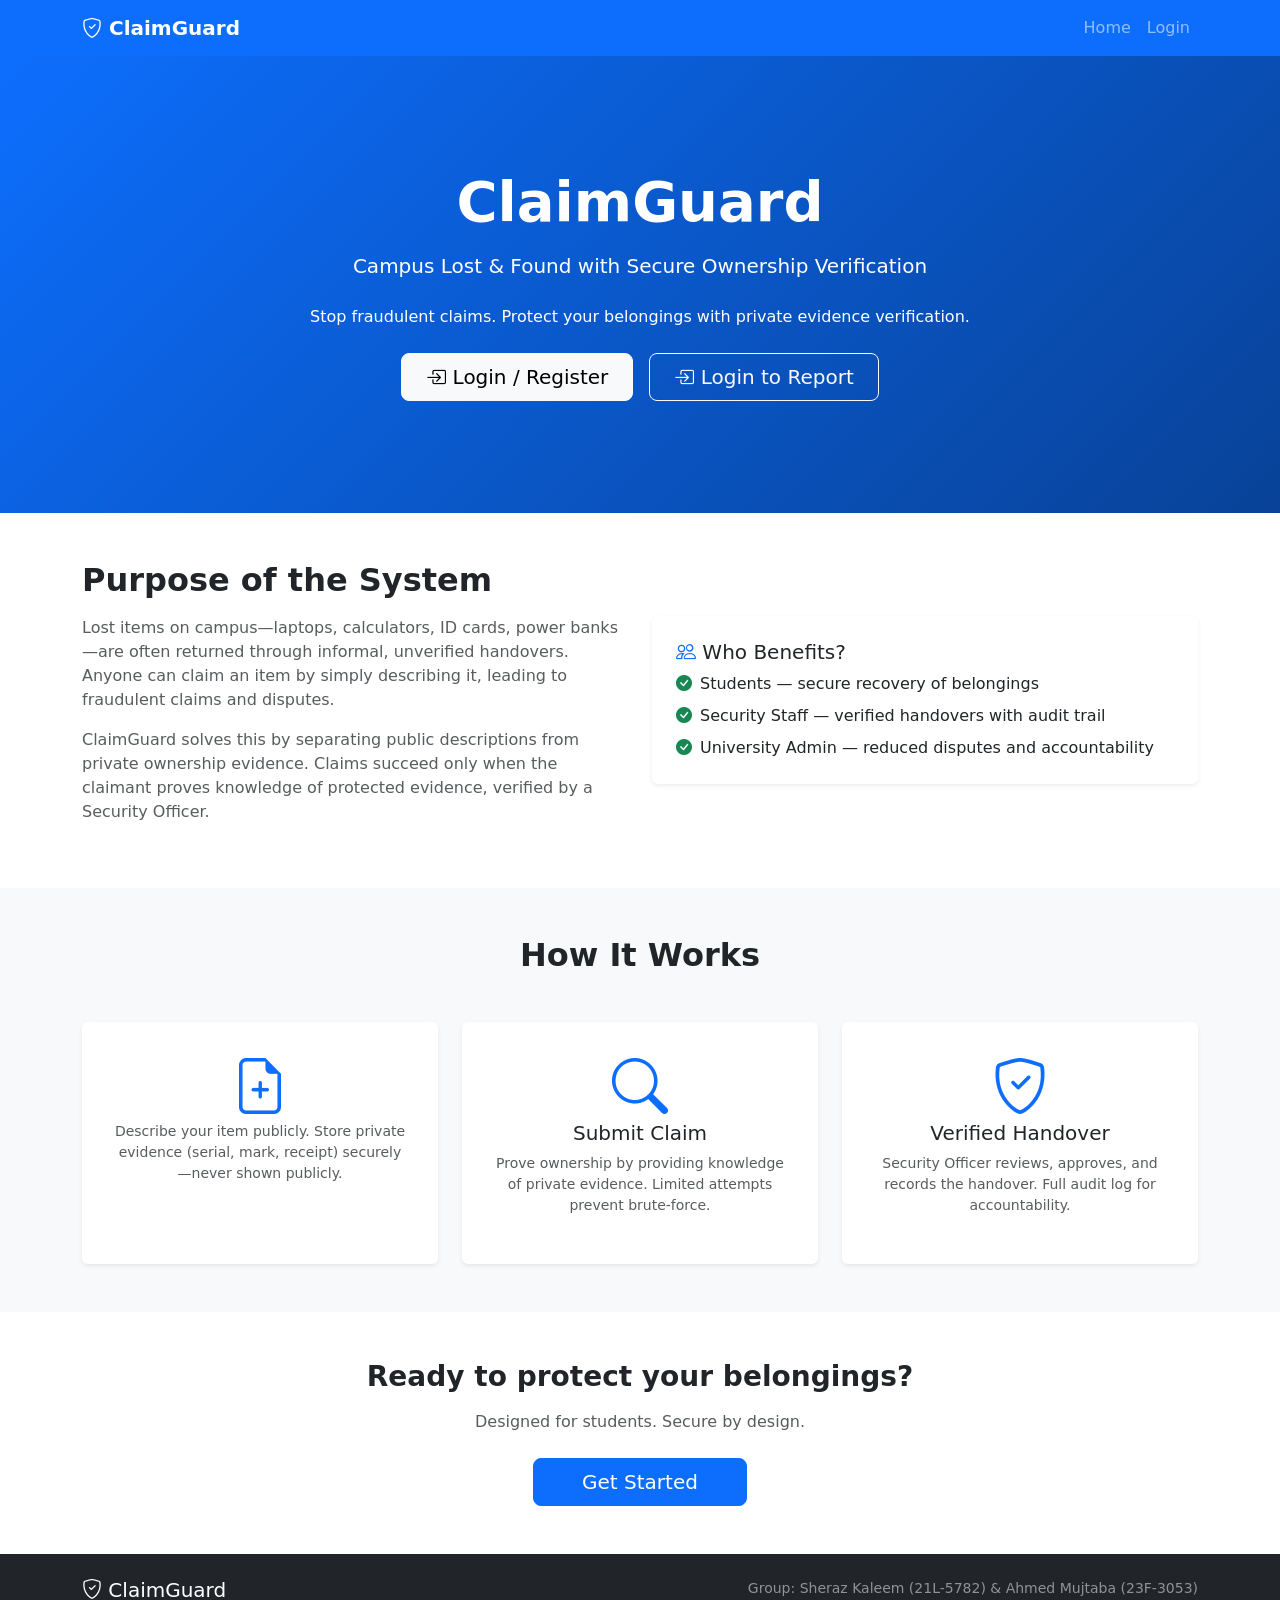
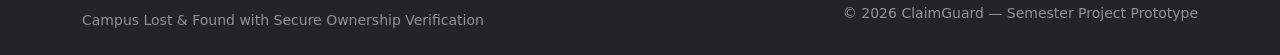
<file: index.html>
<!DOCTYPE html>
<html lang="en">
<head>
    <meta charset="UTF-8">
    <meta name="viewport" content="width=device-width, initial-scale=1.0">
    <title>ClaimGuard - Campus Lost & Found</title>
    <link href="https://cdn.jsdelivr.net/npm/bootstrap@5.3.3/dist/css/bootstrap.min.css" rel="stylesheet">
    <link rel="stylesheet" href="https://cdn.jsdelivr.net/npm/bootstrap-icons@1.11.3/font/bootstrap-icons.min.css">
    <link rel="stylesheet" href="css/styles.css">
</head>
<body>
    <!-- Navbar -->
    <nav class="navbar navbar-expand-lg navbar-dark bg-primary sticky-top">
        <div class="container">
            <a class="navbar-brand fw-bold" href="index.html">
                <i class="bi bi-shield-check"></i> ClaimGuard
            </a>
            <button class="navbar-toggler" type="button" data-bs-toggle="collapse" data-bs-target="#navbarNav">
                <span class="navbar-toggler-icon"></span>
            </button>
            <div class="collapse navbar-collapse" id="navbarNav">
                <ul class="navbar-nav ms-auto" id="dynamicNav">
                    <li class="nav-item"><a class="nav-link active" href="index.html">Home</a></li>
                    <li class="nav-item"><a class="nav-link" href="login.html">Login</a></li>
                </ul>
            </div>
        </div>
    </nav>

    <!-- Hero Section -->
    <header class="hero-section text-white text-center">
        <div class="container py-5">
            <h1 class="display-4 fw-bold mb-3">ClaimGuard</h1>
            <p class="lead mb-4">Campus Lost & Found with Secure Ownership Verification</p>
            <p class="mb-4">Stop fraudulent claims. Protect your belongings with private evidence verification.</p>
            <div class="d-flex justify-content-center gap-3 flex-wrap">
                <a href="login.html" class="btn btn-light btn-lg px-4">
                    <i class="bi bi-box-arrow-in-right"></i> Login / Register
                </a>
                <a href="login.html" class="btn btn-outline-light btn-lg px-4">
                    <i class="bi bi-box-arrow-in-right"></i> Login to Report
                </a>
            </div>
        </div>
    </header>

    <!-- Purpose Section -->
    <section class="py-5">
        <div class="container">
            <div class="row align-items-center">
                <div class="col-lg-6 mb-4 mb-lg-0">
                    <h2 class="fw-bold mb-3">Purpose of the System</h2>
                    <p class="text-muted">Lost items on campus—laptops, calculators, ID cards, power banks—are often returned through informal, unverified handovers. Anyone can claim an item by simply describing it, leading to fraudulent claims and disputes.</p>
                    <p class="text-muted">ClaimGuard solves this by separating public descriptions from private ownership evidence. Claims succeed only when the claimant proves knowledge of protected evidence, verified by a Security Officer.</p>
                </div>
                <div class="col-lg-6">
                    <div class="card border-0 shadow-sm">
                        <div class="card-body p-4">
                            <h5 class="card-title"><i class="bi bi-people text-primary"></i> Who Benefits?</h5>
                            <ul class="list-unstyled mb-0">
                                <li class="mb-2"><i class="bi bi-check-circle-fill text-success me-2"></i>Students — secure recovery of belongings</li>
                                <li class="mb-2"><i class="bi bi-check-circle-fill text-success me-2"></i>Security Staff — verified handovers with audit trail</li>
                                <li><i class="bi bi-check-circle-fill text-success me-2"></i>University Admin — reduced disputes and accountability</li>
                            </ul>
                        </div>
                    </div>
                </div>
            </div>
        </div>
    </section>

    <!-- Features -->
    <section class="py-5 bg-light">
        <div class="container">
            <h2 class="text-center fw-bold mb-5">How It Works</h2>
            <div class="row g-4">
                <div class="col-md-4">
                    <div class="card h-100 border-0 shadow-sm text-center p-3">
                        <div class="card-body">
                            <i class="bi bi-file-earmark-plus display-4 text-primary mb-3"></i>
                            <p class="text-muted small">Describe your item publicly. Store private evidence (serial, mark, receipt) securely—never shown publicly.</p>
                        </div>
                    </div>
                </div>
                <div class="col-md-4">
                    <div class="card h-100 border-0 shadow-sm text-center p-3">
                        <div class="card-body">
                            <i class="bi bi-search display-4 text-primary mb-3"></i>
                            <h5>Submit Claim</h5>
                            <p class="text-muted small">Prove ownership by providing knowledge of private evidence. Limited attempts prevent brute-force.</p>
                        </div>
                    </div>
                </div>
                <div class="col-md-4">
                    <div class="card h-100 border-0 shadow-sm text-center p-3">
                        <div class="card-body">
                            <i class="bi bi-shield-check display-4 text-primary mb-3"></i>
                            <h5>Verified Handover</h5>
                            <p class="text-muted small">Security Officer reviews, approves, and records the handover. Full audit log for accountability.</p>
                        </div>
                    </div>
                </div>
            </div>
        </div>
    </section>

    <!-- CTA -->
    <section class="py-5 text-center">
        <div class="container">
            <h3 class="fw-bold mb-3">Ready to protect your belongings?</h3>
            <p class="text-muted mb-4">Designed for students. Secure by design.</p>
            <a href="login.html" class="btn btn-primary btn-lg px-5">Get Started</a>
        </div>
    </section>

    <!-- Footer -->
    <footer class="bg-dark text-white py-4">
        <div class="container">
            <div class="row">
                <div class="col-md-6 mb-3 mb-md-0">
                    <h5><i class="bi bi-shield-check"></i> ClaimGuard</h5>
                    <p class="small text-white-50 mb-0">Campus Lost & Found with Secure Ownership Verification</p>
                </div>
                <div class="col-md-6 text-md-end">
                    <p class="small text-white-50 mb-1">Group: Sheraz Kaleem (21L-5782) & Ahmed Mujtaba (23F-3053)</p>
                    <p class="small text-white-50 mb-0">&copy; 2026 ClaimGuard — Semester Project Prototype</p>
                </div>
            </div>
        </div>
    </footer>

    <script src="https://cdn.jsdelivr.net/npm/bootstrap@5.3.3/dist/js/bootstrap.bundle.min.js"></script>
    <script src="js/script.js"></script>
</body>
</html>
</file>
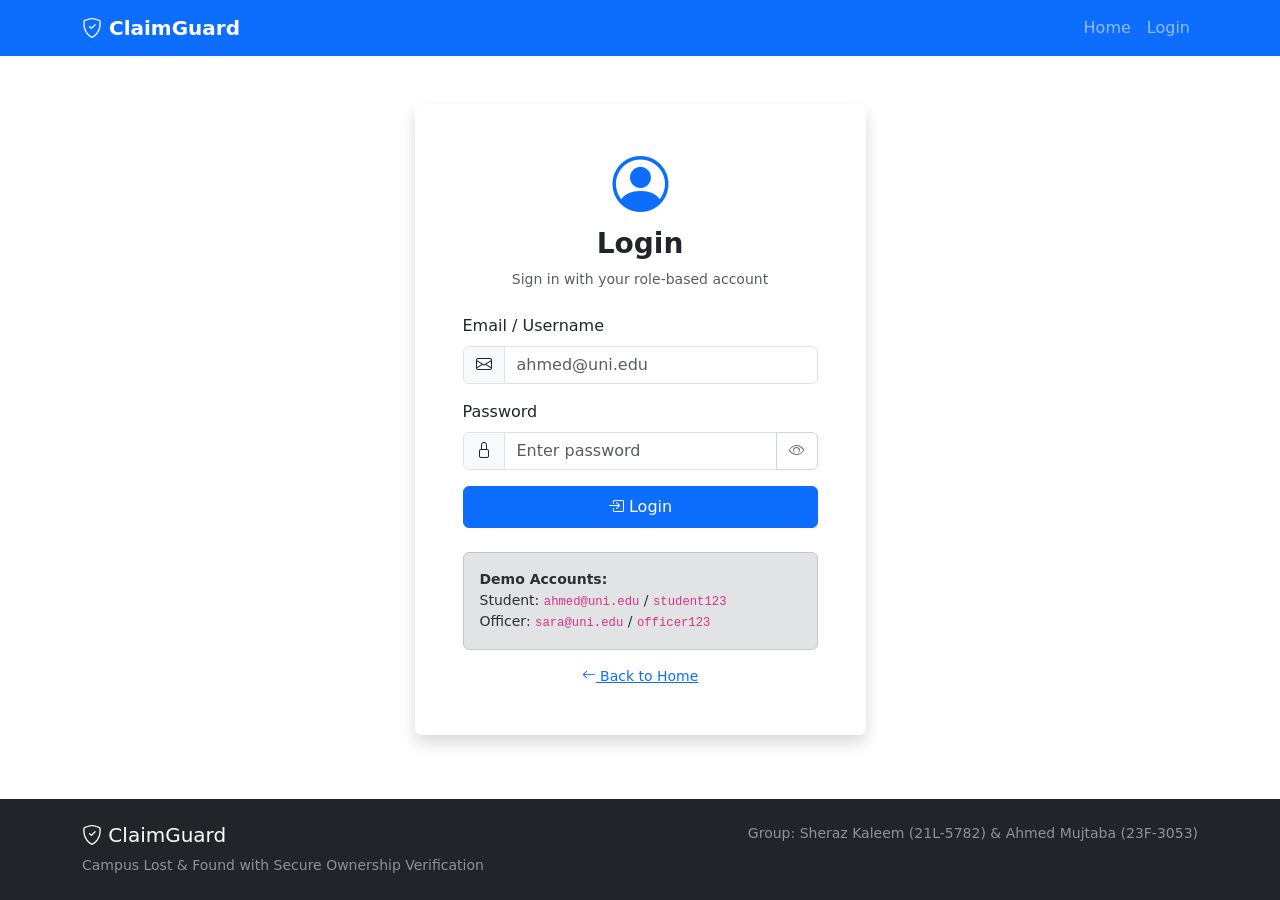
<file: login.html>
<!DOCTYPE html>
<html lang="en">
<head>
    <meta charset="UTF-8">
    <meta name="viewport" content="width=device-width, initial-scale=1.0">
    <title>Login - ClaimGuard</title>
    <link href="https://cdn.jsdelivr.net/npm/bootstrap@5.3.3/dist/css/bootstrap.min.css" rel="stylesheet">
    <link rel="stylesheet" href="https://cdn.jsdelivr.net/npm/bootstrap-icons@1.11.3/font/bootstrap-icons.min.css">
    <link rel="stylesheet" href="css/styles.css">
</head>
<body>
    <nav class="navbar navbar-expand-lg navbar-dark bg-primary sticky-top">
        <div class="container">
            <a class="navbar-brand fw-bold" href="index.html">
                <i class="bi bi-shield-check"></i> ClaimGuard
            </a>
            <button class="navbar-toggler" type="button" data-bs-toggle="collapse" data-bs-target="#navbarNav">
                <span class="navbar-toggler-icon"></span>
            </button>
            <div class="collapse navbar-collapse" id="navbarNav">
                <ul class="navbar-nav ms-auto" id="dynamicNav">
                    <li class="nav-item"><a class="nav-link" href="index.html">Home</a></li>
                    <li class="nav-item"><a class="nav-link active" href="login.html">Login</a></li>
                </ul>
            </div>
        </div>
    </nav>

    <div class="container py-5">
        <div class="row justify-content-center">
            <div class="col-md-6 col-lg-5">
                <div class="card border-0 shadow">
                    <div class="card-body p-4 p-md-5">
                        <div class="text-center mb-4">
                            <i class="bi bi-person-circle display-4 text-primary"></i>
                            <h3 class="fw-bold mt-2">Login</h3>
                            <p class="text-muted small">Sign in with your role-based account</p>
                        </div>

                        <form id="loginForm" novalidate>
                            <div class="mb-3">
                                <label for="email" class="form-label">Email / Username</label>
                                <div class="input-group">
                                    <span class="input-group-text"><i class="bi bi-envelope"></i></span>
                                    <input type="email" class="form-control" id="email" placeholder="ahmed@uni.edu" required>
                                </div>
                                <div class="invalid-feedback">Please enter a valid email.</div>
                            </div>

                            <div class="mb-3">
                                <label for="password" class="form-label">Password</label>
                                <div class="input-group">
                                    <span class="input-group-text"><i class="bi bi-lock"></i></span>
                                    <input type="password" class="form-control" id="password" placeholder="Enter password" required minlength="6">
                                    <button class="btn btn-outline-secondary" type="button" id="togglePassword" title="Show/Hide password">
                                        <i class="bi bi-eye" id="eyeIcon"></i>
                                    </button>
                                </div>
                                <div class="invalid-feedback">Password is required.</div>
                            </div>

                            <div id="loginAlert" class="alert d-none" role="alert"></div>

                            <button type="submit" class="btn btn-primary w-100 py-2">
                                <i class="bi bi-box-arrow-in-right"></i> Login
                            </button>
                        </form>

                        <div class="alert alert-secondary mt-4 small" id="demoHint">
                            <!-- Filled by JS -->
                        </div>

                        <p class="text-center small text-muted mt-3 mb-0">
                            <a href="index.html"><i class="bi bi-arrow-left"></i> Back to Home</a>
                        </p>
                    </div>
                </div>
            </div>
        </div>
    </div>

    <footer class="bg-dark text-white py-4 mt-auto">
        <div class="container">
            <div class="row">
                <div class="col-md-6">
                    <h5><i class="bi bi-shield-check"></i> ClaimGuard</h5>
                    <p class="small text-white-50 mb-0">Campus Lost & Found with Secure Ownership Verification</p>
                </div>
                <div class="col-md-6 text-md-end">
                    <p class="small text-white-50 mb-0">Group: Sheraz Kaleem (21L-5782) & Ahmed Mujtaba (23F-3053)</p>
                </div>
            </div>
        </div>
    </footer>

    <script src="https://cdn.jsdelivr.net/npm/bootstrap@5.3.3/dist/js/bootstrap.bundle.min.js"></script>
    <script src="js/script.js"></script>
</body>
</html>
</file>
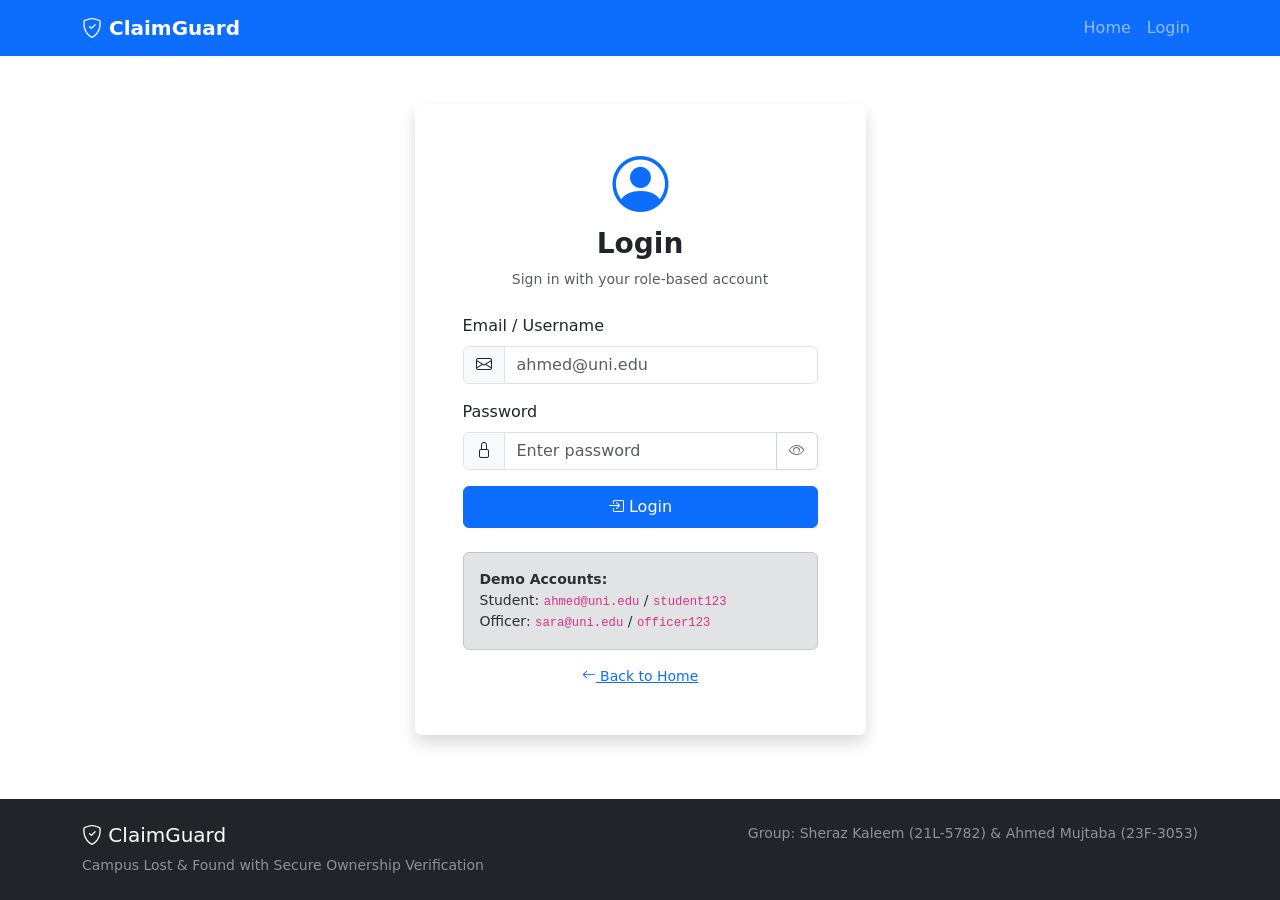
<file: officer-dashboard.html>
<!DOCTYPE html>
<html lang="en">
<head>
    <meta charset="UTF-8">
    <meta name="viewport" content="width=device-width, initial-scale=1.0">
    <title>Security Officer Dashboard - ClaimGuard</title>
    <link href="https://cdn.jsdelivr.net/npm/bootstrap@5.3.3/dist/css/bootstrap.min.css" rel="stylesheet">
    <link rel="stylesheet" href="https://cdn.jsdelivr.net/npm/bootstrap-icons@1.11.3/font/bootstrap-icons.min.css">
    <link rel="stylesheet" href="css/styles.css">
</head>
<body>
    <nav class="navbar navbar-expand-lg navbar-dark bg-primary sticky-top">
        <div class="container">
            <a class="navbar-brand fw-bold" href="index.html">
                <i class="bi bi-shield-check"></i> ClaimGuard
            </a>
            <button class="navbar-toggler" type="button" data-bs-toggle="collapse" data-bs-target="#navbarNav">
                <span class="navbar-toggler-icon"></span>
            </button>
            <div class="collapse navbar-collapse" id="navbarNav">
                <ul class="navbar-nav ms-auto" id="dynamicNav"></ul>
            </div>
        </div>
    </nav>

    <div class="container py-5" id="officerDashboard">
        <div class="d-flex justify-content-between align-items-center mb-4">
            <div>
                <h2 class="fw-bold mb-1">Security Officer Dashboard</h2>
                <p class="text-muted mb-0">Welcome, <strong id="welcomeName">Officer</strong> | Badge: <span id="userBadge">—</span></p>
            </div>
            <button class="btn btn-outline-danger" id="btnLogout">
                <i class="bi bi-box-arrow-right"></i> Logout
            </button>
        </div>

        <div class="alert alert-warning small">
            <i class="bi bi-shield-lock"></i> You are logged in as <strong>Security Officer</strong>. 
            You can review private ownership evidence, approve/reject claims, and record handovers. These actions are restricted to your role.
        </div>

        <!-- Functions summary -->
        <div class="row g-3 mb-4">
            <div class="col-md-4">
                <div class="card border-0 bg-light text-center p-3">
                    <i class="bi bi-hourglass-split text-warning fs-3"></i>
                    <div class="fw-bold">View Pending Claims</div>
                    <small class="text-muted">Review submitted claims</small>
                </div>
            </div>
            <div class="col-md-4">
                <div class="card border-0 bg-light text-center p-3">
                    <i class="bi bi-check2-square text-success fs-3"></i>
                    <div class="fw-bold">Approve / Reject Claims</div>
                    <small class="text-muted">Restricted function</small>
                </div>
            </div>
            <div class="col-md-4">
                <div class="card border-0 bg-light text-center p-3">
                    <i class="bi bi-clipboard-check text-primary fs-3"></i>
                    <div class="fw-bold">Record Handover</div>
                    <small class="text-muted">After approval</small>
                </div>
            </div>
        </div>

        <h5 class="mb-3">Pending Claims for Verification</h5>
        <div id="claimsList">
            <!-- Rendered by JS -->
        </div>

        <div class="card border-0 bg-light mt-4">
            <div class="card-body">
                <h6><i class="bi bi-lock"></i> Role-Restricted & Protected Data</h6>
                <ul class="small mb-0">
                    <li><strong>Restricted Function:</strong> Approve / Reject Claim — only Security Officers can perform this action. Students attempting it receive "Access Denied".</li>
                    <li><strong>Protected Information:</strong> Private ownership evidence (serial numbers, unique marks, receipt details) is visible only to Officers. Students cannot view other users' private evidence.</li>
                </ul>
            </div>
        </div>
    </div>

    <footer class="bg-dark text-white py-4 mt-auto">
        <div class="container">
            <div class="row">
                <div class="col-md-6">
                    <h5><i class="bi bi-shield-check"></i> ClaimGuard</h5>
                    <p class="small text-white-50 mb-0">Campus Lost & Found with Secure Ownership Verification</p>
                </div>
                <div class="col-md-6 text-md-end">
                    <p class="small text-white-50 mb-0">Group: Sheraz Kaleem (21L-5782) & Ahmed Mujtaba (23F-3053)</p>
                </div>
            </div>
        </div>
    </footer>

    <script src="https://cdn.jsdelivr.net/npm/bootstrap@5.3.3/dist/js/bootstrap.bundle.min.js"></script>
    <script src="js/script.js"></script>
</body>
</html>
</file>
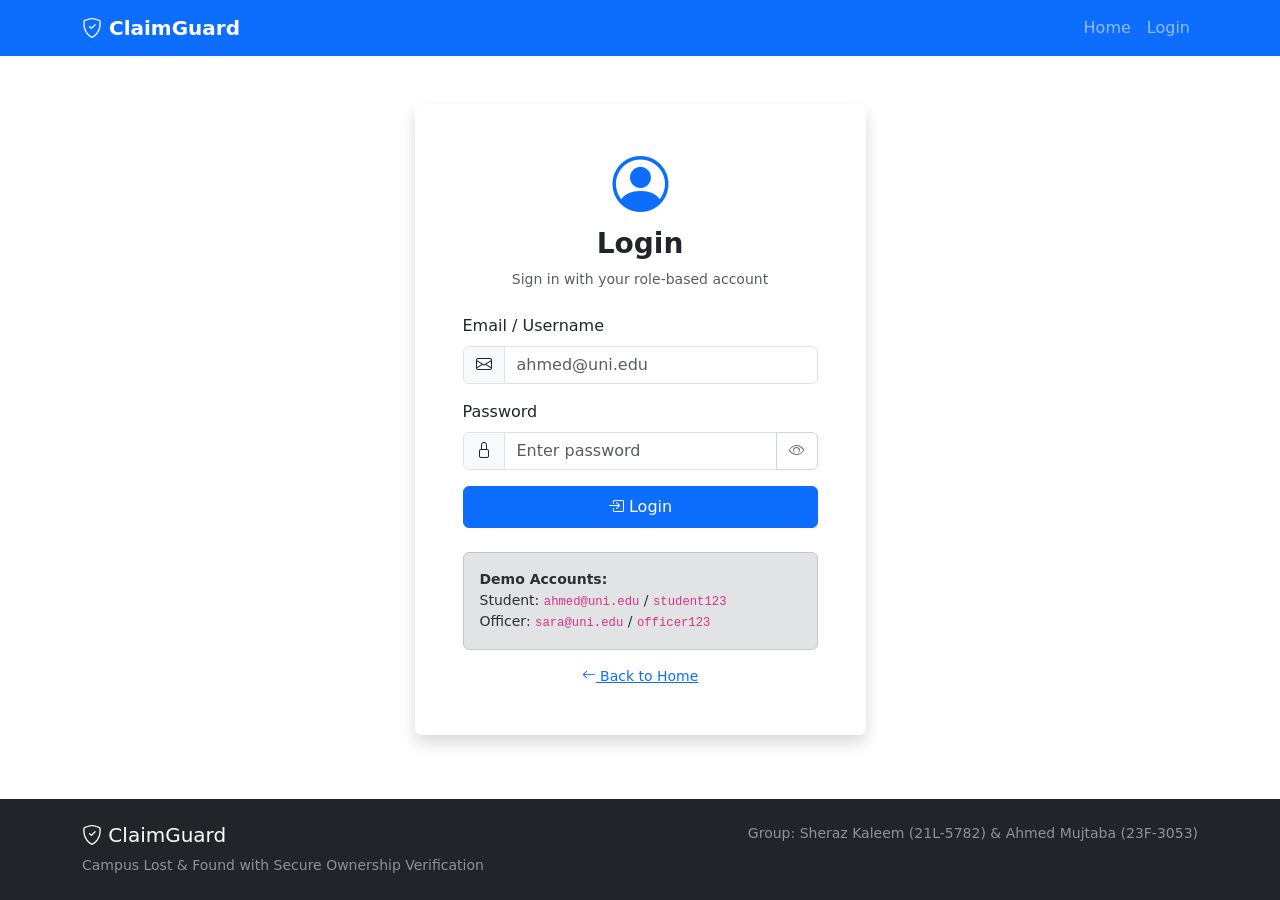
<file: report-lost.html>
<!DOCTYPE html>
<html lang="en">
<head>
    <meta charset="UTF-8">
    <meta name="viewport" content="width=device-width, initial-scale=1.0">
    <title>Report Lost Item - ClaimGuard</title>
    <link href="https://cdn.jsdelivr.net/npm/bootstrap@5.3.3/dist/css/bootstrap.min.css" rel="stylesheet">
    <link rel="stylesheet" href="https://cdn.jsdelivr.net/npm/bootstrap-icons@1.11.3/font/bootstrap-icons.min.css">
    <link rel="stylesheet" href="css/styles.css">
</head>
<body>
    <nav class="navbar navbar-expand-lg navbar-dark bg-primary sticky-top">
        <div class="container">
            <a class="navbar-brand fw-bold" href="index.html">
                <i class="bi bi-shield-check"></i> ClaimGuard
            </a>
            <button class="navbar-toggler" type="button" data-bs-toggle="collapse" data-bs-target="#navbarNav">
                <span class="navbar-toggler-icon"></span>
            </button>
            <div class="collapse navbar-collapse" id="navbarNav">
                <ul class="navbar-nav ms-auto" id="dynamicNav"></ul>
            </div>
        </div>
    </nav>

    <div class="container py-5">
        <div class="row justify-content-center">
            <div class="col-lg-8">
                <div class="d-flex justify-content-between align-items-center mb-4">
                    <div>
                        <h2 class="fw-bold mb-1">Report Lost Item</h2>
                        <p class="text-muted mb-0">Student / Owner function</p>
                    </div>
                    <a href="student-dashboard.html" class="btn btn-outline-secondary btn-sm">← Back to Dashboard</a>
                </div>

                <div class="alert alert-warning small">
                    <i class="bi bi-shield-lock"></i> <strong>Security-aware design:</strong> Public description is visible to finders and officers. 
                    Private ownership evidence is collected separately and stored protected. It is never shown in public listings and is only revealed to Security Officers during verification.
                </div>

                <div class="card border-0 shadow">
                    <div class="card-body p-4">
                        <form id="reportForm" novalidate>
                            <h5 class="mb-3 text-primary"><i class="bi bi-eye"></i> Public Information</h5>
                            <p class="small text-muted">Visible to finders and security staff.</p>

                            <div class="row g-3 mb-4">
                                <div class="col-md-6">
                                    <label for="itemCategory" class="form-label">Category <span class="text-danger">*</span></label>
                                    <select class="form-select" id="itemCategory" required>
                                        <option value="">Select category</option>
                                        <option value="electronics">Electronics (Laptop, Phone, etc.)</option>
                                        <option value="id-cards">ID Cards / Documents</option>
                                        <option value="accessories">Accessories (Calculator, Power Bank, etc.)</option>
                                        <option value="bags">Bags / Backpacks</option>
                                        <option value="other">Other</option>
                                    </select>
                                    <div class="invalid-feedback">Please select a category.</div>
                                </div>
                                <div class="col-md-6">
                                    <label for="itemName" class="form-label">Item Name <span class="text-danger">*</span></label>
                                    <input type="text" class="form-control" id="itemName" placeholder="e.g. Black Dell Laptop" required maxlength="100">
                                    <div class="invalid-feedback">Please enter the item name.</div>
                                </div>
                                <div class="col-12">
                                    <label for="publicDesc" class="form-label">Public Description <span class="text-danger">*</span></label>
                                    <textarea class="form-control" id="publicDesc" rows="3" placeholder="Color, brand, approximate size, last seen location..." required maxlength="500"></textarea>
                                    <div class="d-flex justify-content-between">
                                        <div class="invalid-feedback">Please provide a public description.</div>
                                        <small class="text-muted ms-auto"><span id="charCount">0</span>/500 characters</small>
                                    </div>
                                </div>
                                <div class="col-md-6">
                                    <label for="lastSeen" class="form-label">Last Seen Location</label>
                                    <input type="text" class="form-control" id="lastSeen" placeholder="e.g. Library 2nd floor">
                                </div>
                                <div class="col-md-6">
                                    <label for="lostDate" class="form-label">Date Lost</label>
                                    <input type="date" class="form-control" id="lostDate">
                                </div>
                            </div>

                            <hr>

                            <h5 class="mb-3 text-success"><i class="bi bi-lock"></i> Private Ownership Evidence</h5>
                            <p class="small text-muted">Never shown publicly. Used only for ownership verification by Security Officers.</p>

                            <div class="row g-3 mb-4">
                                <div class="col-md-6">
                                    <label for="serialNumber" class="form-label">Serial Number / Unique ID</label>
                                    <input type="text" class="form-control" id="serialNumber" placeholder="Optional but recommended" autocomplete="off">
                                </div>
                                <div class="col-md-6">
                                    <label for="uniqueMark" class="form-label">Unique Mark / Scratch / Sticker</label>
                                    <input type="text" class="form-control" id="uniqueMark" placeholder="e.g. Blue sticker on bottom" autocomplete="off">
                                </div>
                                <div class="col-12">
                                    <label for="evidenceNotes" class="form-label">Additional Private Notes</label>
                                    <textarea class="form-control" id="evidenceNotes" rows="2" placeholder="Receipt number, purchase date, or other proof only you would know" maxlength="300"></textarea>
                                    <small class="text-muted"><span id="evidenceCharCount">0</span>/300 characters</small>
                                </div>
                            </div>

                            <div id="formAlert" class="alert d-none" role="alert"></div>

                            <div class="d-flex gap-2 flex-wrap">
                                <button type="submit" class="btn btn-primary px-4">
                                    <i class="bi bi-send"></i> Submit Report
                                </button>
                                <button type="reset" class="btn btn-outline-secondary">Clear Form</button>
                            </div>
                        </form>
                    </div>
                </div>

                <div class="modal fade" id="successModal" tabindex="-1">
                    <div class="modal-dialog modal-dialog-centered">
                        <div class="modal-content">
                            <div class="modal-header bg-success text-white">
                                <h5 class="modal-title"><i class="bi bi-check-circle"></i> Report Submitted</h5>
                                <button type="button" class="btn-close btn-close-white" data-bs-dismiss="modal"></button>
                            </div>
                            <div class="modal-body">
                                <p>Your lost item report has been recorded (prototype).</p>
                                <ul class="small">
                                    <li>Public description is ready for matching.</li>
                                    <li>Private evidence is protected and only visible to Security Officers.</li>
                                </ul>
                            </div>
                            <div class="modal-footer">
                                <button type="button" class="btn btn-success" data-bs-dismiss="modal">OK</button>
                                <a href="student-dashboard.html" class="btn btn-outline-primary">Back to Dashboard</a>
                            </div>
                        </div>
                    </div>
                </div>
            </div>
        </div>
    </div>

    <footer class="bg-dark text-white py-4">
        <div class="container">
            <div class="row">
                <div class="col-md-6">
                    <h5><i class="bi bi-shield-check"></i> ClaimGuard</h5>
                    <p class="small text-white-50 mb-0">Campus Lost & Found with Secure Ownership Verification</p>
                </div>
                <div class="col-md-6 text-md-end">
                    <p class="small text-white-50 mb-0">Group: Sheraz Kaleem (21L-5782) & Ahmed Mujtaba (23F-3053)</p>
                </div>
            </div>
        </div>
    </footer>

    <script src="https://cdn.jsdelivr.net/npm/bootstrap@5.3.3/dist/js/bootstrap.bundle.min.js"></script>
    <script src="js/script.js"></script>
</body>
</html>
</file>
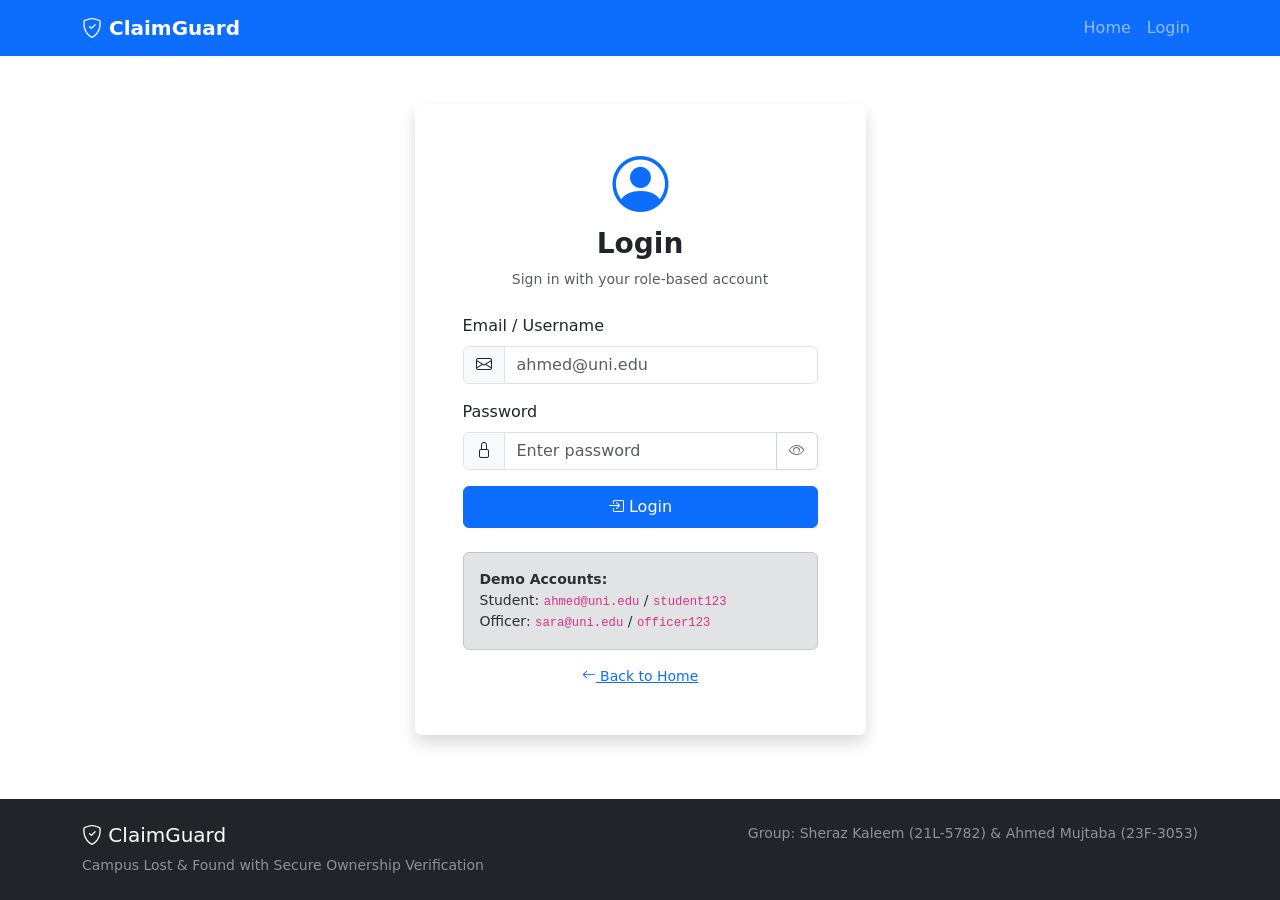
<file: student-dashboard.html>
<!DOCTYPE html>
<html lang="en">
<head>
    <meta charset="UTF-8">
    <meta name="viewport" content="width=device-width, initial-scale=1.0">
    <title>Student Dashboard - ClaimGuard</title>
    <link href="https://cdn.jsdelivr.net/npm/bootstrap@5.3.3/dist/css/bootstrap.min.css" rel="stylesheet">
    <link rel="stylesheet" href="https://cdn.jsdelivr.net/npm/bootstrap-icons@1.11.3/font/bootstrap-icons.min.css">
    <link rel="stylesheet" href="css/styles.css">
</head>
<body>
    <nav class="navbar navbar-expand-lg navbar-dark bg-primary sticky-top">
        <div class="container">
            <a class="navbar-brand fw-bold" href="index.html">
                <i class="bi bi-shield-check"></i> ClaimGuard
            </a>
            <button class="navbar-toggler" type="button" data-bs-toggle="collapse" data-bs-target="#navbarNav">
                <span class="navbar-toggler-icon"></span>
            </button>
            <div class="collapse navbar-collapse" id="navbarNav">
                <ul class="navbar-nav ms-auto" id="dynamicNav"></ul>
            </div>
        </div>
    </nav>

    <div class="container py-5" id="studentDashboard">
        <div class="d-flex justify-content-between align-items-center mb-4">
            <div>
                <h2 class="fw-bold mb-1">Student Dashboard</h2>
                <p class="text-muted mb-0">Welcome, <strong id="welcomeName">Student</strong> | Roll: <span id="userRoll">—</span></p>
            </div>
            <button class="btn btn-outline-danger" id="btnLogout">
                <i class="bi bi-box-arrow-right"></i> Logout
            </button>
        </div>

        <div class="alert alert-info small">
            <i class="bi bi-info-circle"></i> You are logged in as <strong>Student / Owner</strong>. 
            You can report lost items and manage your claims. Private evidence you submit is protected and only visible to Security Officers during verification.
        </div>

        <div class="row g-4">
            <!-- Function 1: Report Lost Item -->
            <div class="col-md-4">
                <div class="card h-100 border-0 shadow-sm text-center">
                    <div class="card-body p-4">
                        <i class="bi bi-plus-circle display-4 text-primary mb-3"></i>
                        <h5>Report Lost Item</h5>
                        <p class="text-muted small">Submit a new lost item report with public description and private ownership evidence.</p>
                        <a href="report-lost.html" class="btn btn-primary">Go to Report</a>
                    </div>
                </div>
            </div>

            <!-- Function 2: My Reports -->
            <div class="col-md-4">
                <div class="card h-100 border-0 shadow-sm text-center">
                    <div class="card-body p-4">
                        <i class="bi bi-list-ul display-4 text-primary mb-3"></i>
                        <h5>My Reports</h5>
                        <p class="text-muted small">View the status of items you have reported as lost.</p>
                        <button class="btn btn-outline-primary" onclick="alert('Prototype: Your reports would appear here (CLM-001 - Black Dell Laptop - Pending Verification)')">
                            View My Reports
                        </button>
                    </div>
                </div>
            </div>

            <!-- Function 3: Submit Ownership Claim -->
            <div class="col-md-4">
                <div class="card h-100 border-0 shadow-sm text-center">
                    <div class="card-body p-4">
                        <i class="bi bi-shield-check display-4 text-primary mb-3"></i>
                        <h5>Submit Ownership Claim</h5>
                        <p class="text-muted small">Claim a found item by proving knowledge of private evidence.</p>
                        <button class="btn btn-outline-primary" onclick="alert('Prototype: Claim form would open here. You would provide private evidence knowledge for verification.')">
                            Start Claim
                        </button>
                    </div>
                </div>
            </div>
        </div>

        <!-- Security note -->
        <div class="card border-0 bg-light mt-4">
            <div class="card-body">
                <h6><i class="bi bi-lock"></i> Security-Aware Design</h6>
                <ul class="small mb-0">
                    <li>Private ownership evidence (serial numbers, unique marks) is never shown in public listings.</li>
                    <li>Only Security Officers can view full private evidence during claim verification.</li>
                    <li>You cannot approve or reject claims — that function is restricted to Officers.</li>
                </ul>
            </div>
        </div>
    </div>

    <footer class="bg-dark text-white py-4 mt-auto">
        <div class="container">
            <div class="row">
                <div class="col-md-6">
                    <h5><i class="bi bi-shield-check"></i> ClaimGuard</h5>
                    <p class="small text-white-50 mb-0">Campus Lost & Found with Secure Ownership Verification</p>
                </div>
                <div class="col-md-6 text-md-end">
                    <p class="small text-white-50 mb-0">Group: Sheraz Kaleem (21L-5782) & Ahmed Mujtaba (23F-3053)</p>
                </div>
            </div>
        </div>
    </footer>

    <script src="https://cdn.jsdelivr.net/npm/bootstrap@5.3.3/dist/js/bootstrap.bundle.min.js"></script>
    <script src="js/script.js"></script>
</body>
</html>
</file>
<file: css/styles.css>
/* ClaimGuard Custom Styles */

:root {
    --primary: #0d6efd;
    --primary-dark: #0a58ca;
}

body {
    min-height: 100vh;
    display: flex;
    flex-direction: column;
    font-family: system-ui, -apple-system, "Segoe UI", Roboto, "Helvetica Neue", Arial, sans-serif;
}

footer {
    margin-top: auto;
}

/* Hero */
.hero-section {
    background: linear-gradient(135deg, #0d6efd 0%, #0a58ca 50%, #084298 100%);
    padding: 4rem 0;
}

.hero-section .btn-outline-light:hover {
    background-color: rgba(255, 255, 255, 0.15);
}

/* Cards */
.card {
    transition: transform 0.2s ease, box-shadow 0.2s ease;
}

.card:hover {
    transform: translateY(-2px);
}

/* Form tweaks */
.form-control:focus,
.form-select:focus {
    border-color: var(--primary);
    box-shadow: 0 0 0 0.2rem rgba(13, 110, 253, 0.25);
}

/* Password toggle button */
#togglePassword {
    border-color: #ced4da;
}

#togglePassword:hover {
    background-color: #f8f9fa;
}

/* Character counters */
#charCount,
#evidenceCharCount {
    font-weight: 500;
}

/* Active nav */
.navbar-nav .nav-link.active {
    font-weight: 600;
    text-decoration: underline;
    text-underline-offset: 4px;
}

/* Responsive adjustments */
@media (max-width: 576px) {
    .hero-section {
        padding: 2.5rem 0;
    }
    .hero-section h1 {
        font-size: 2rem;
    }
}
</file>
